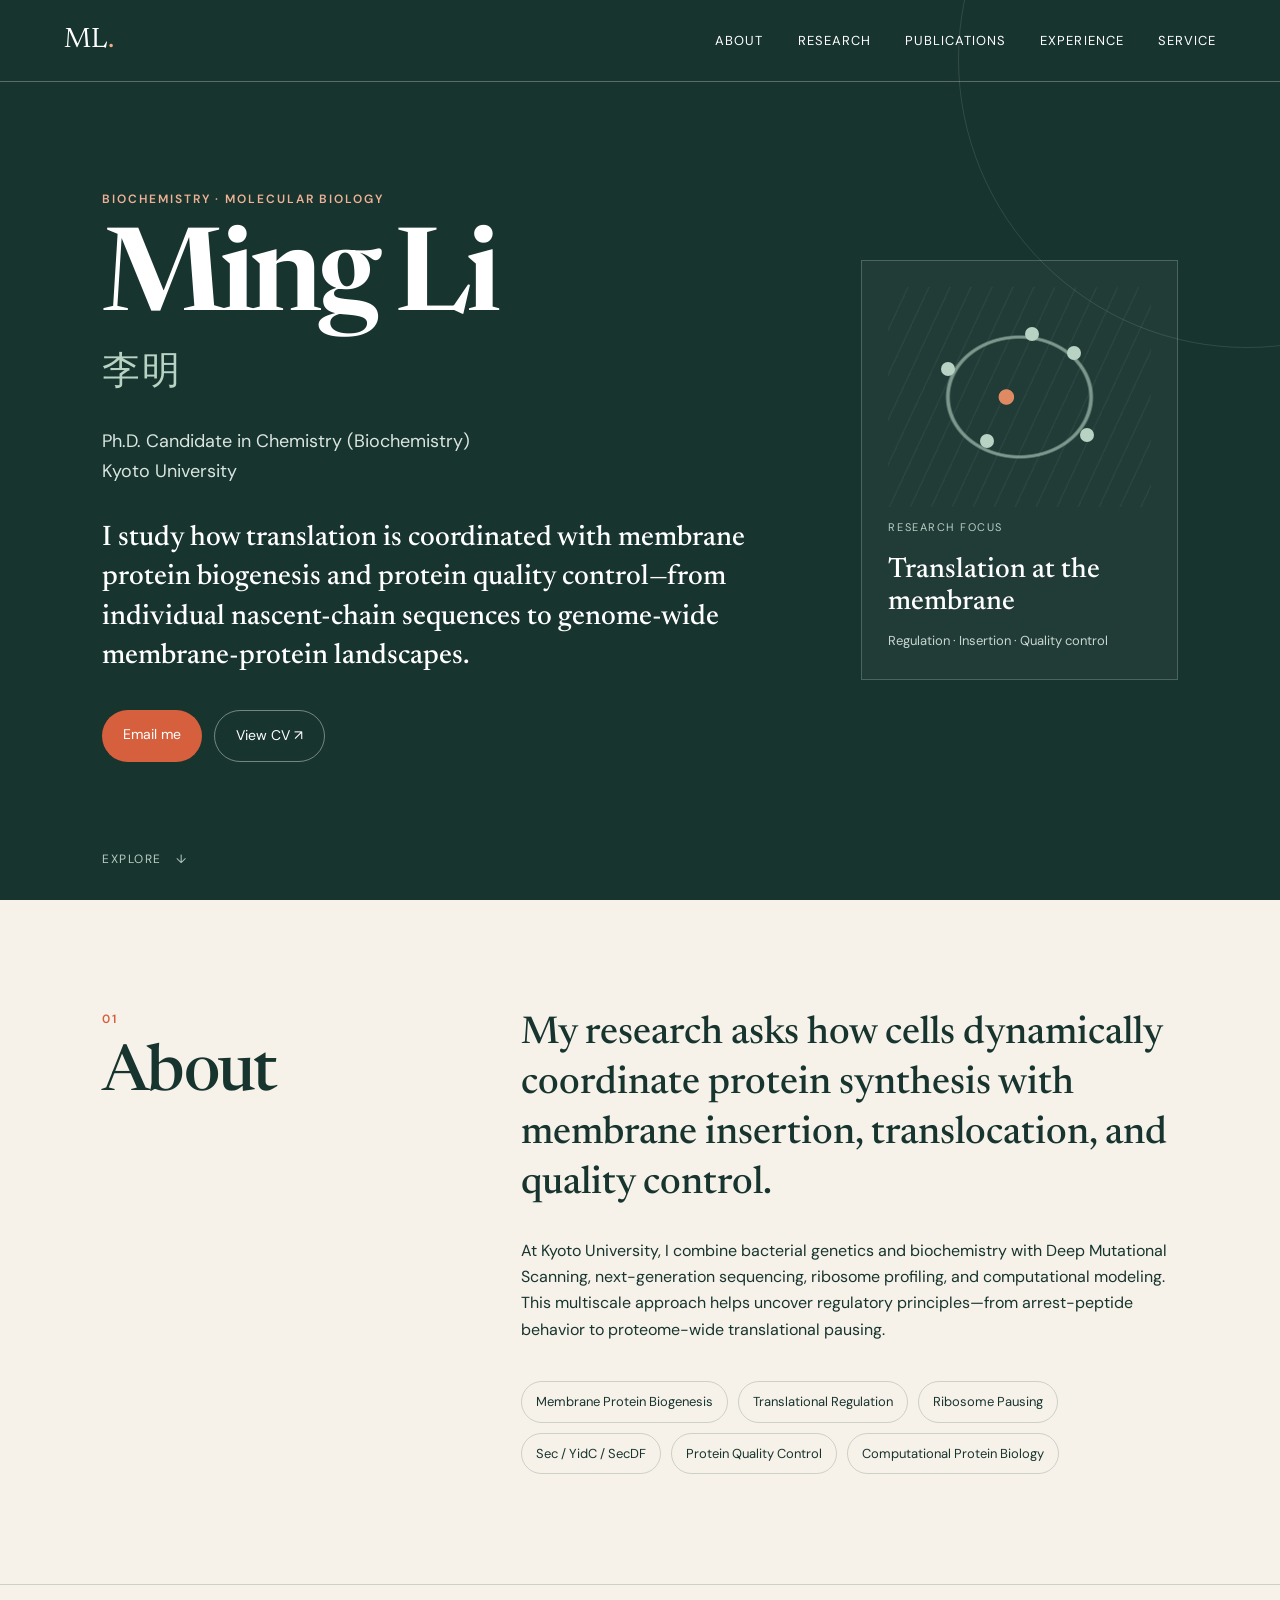
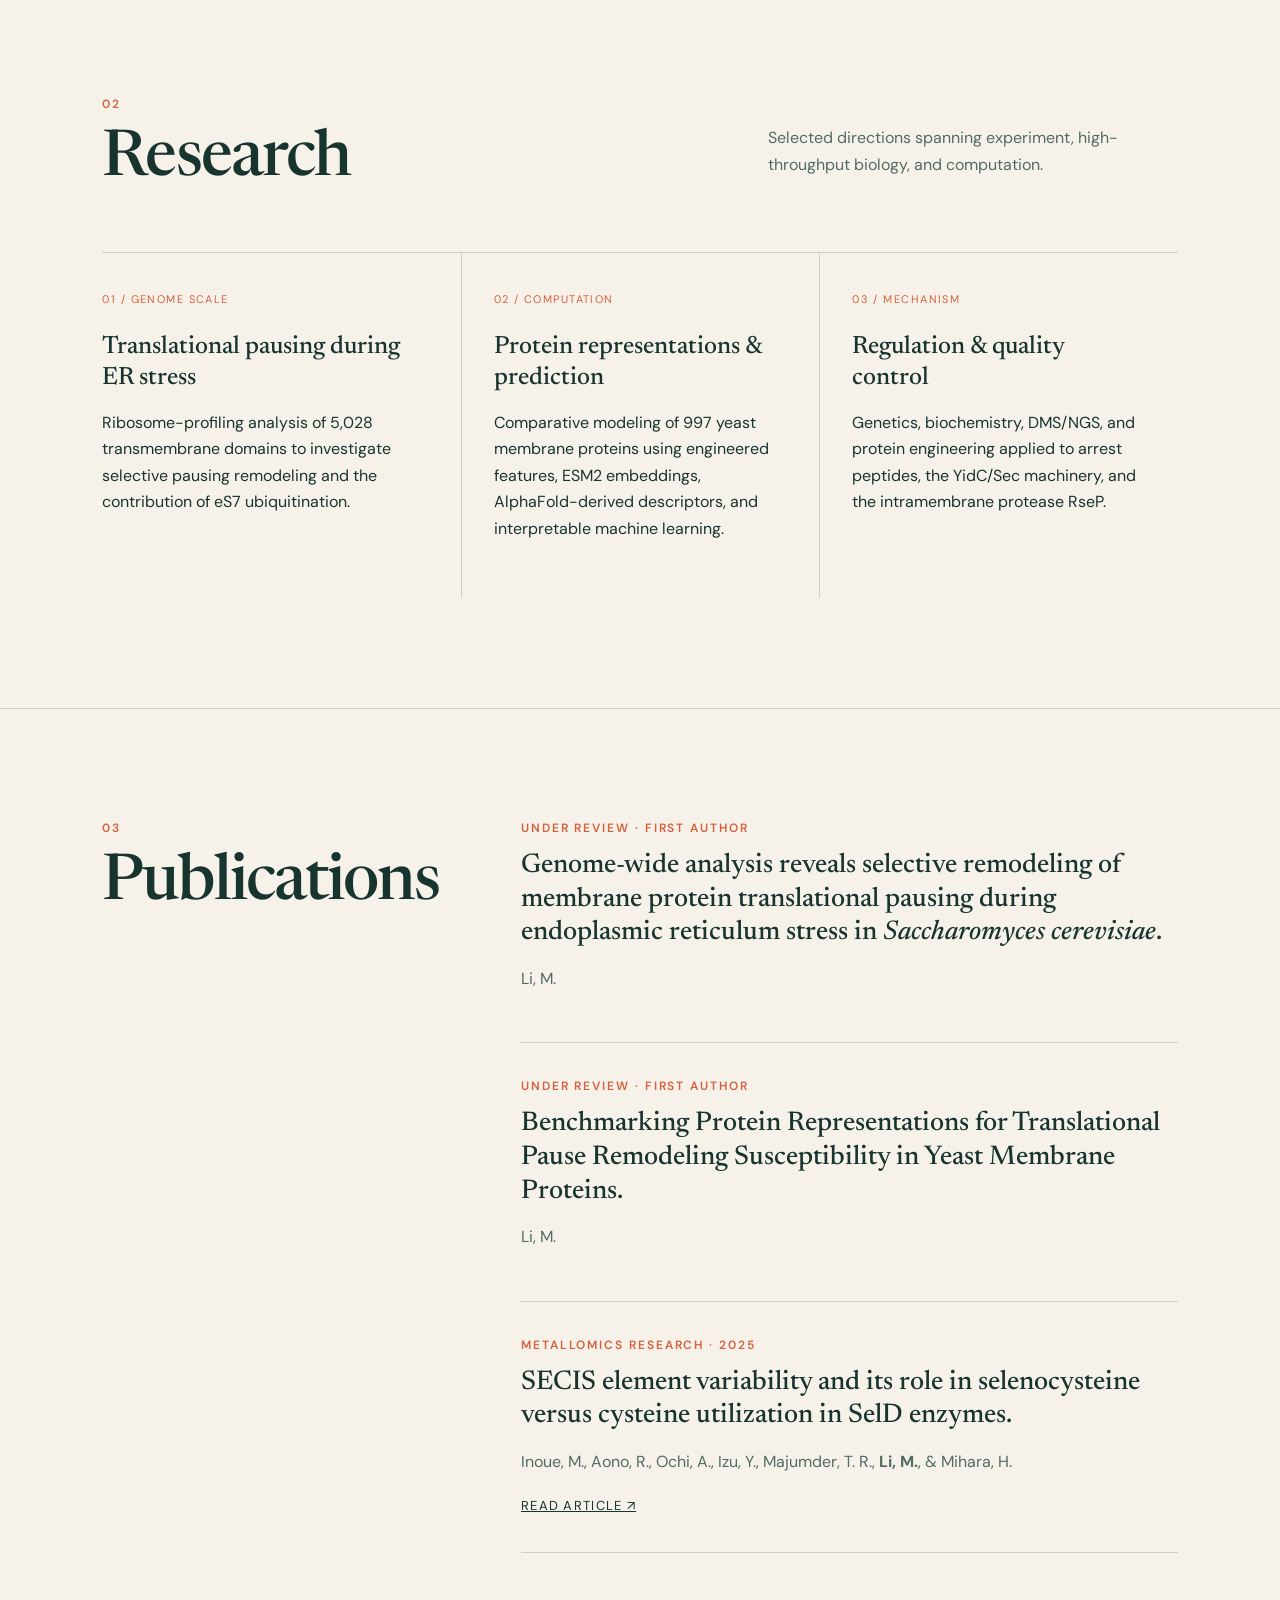
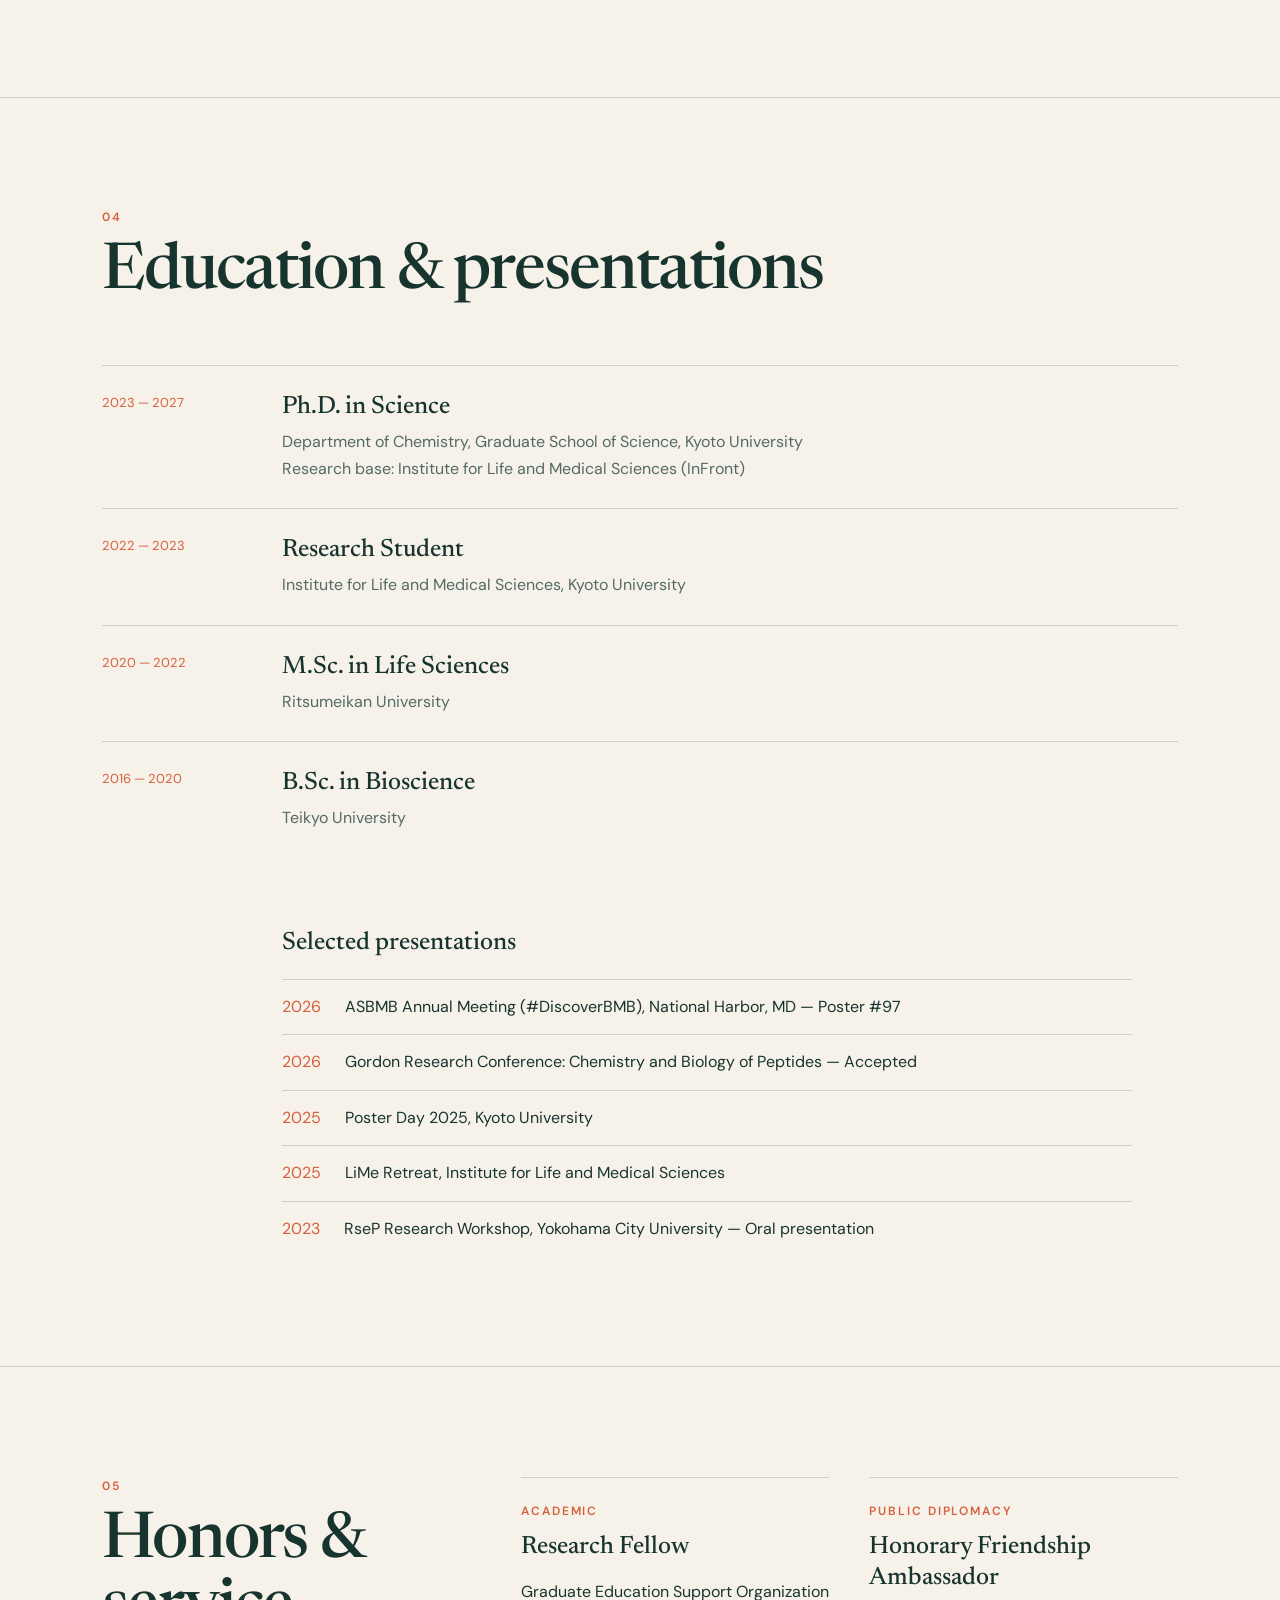
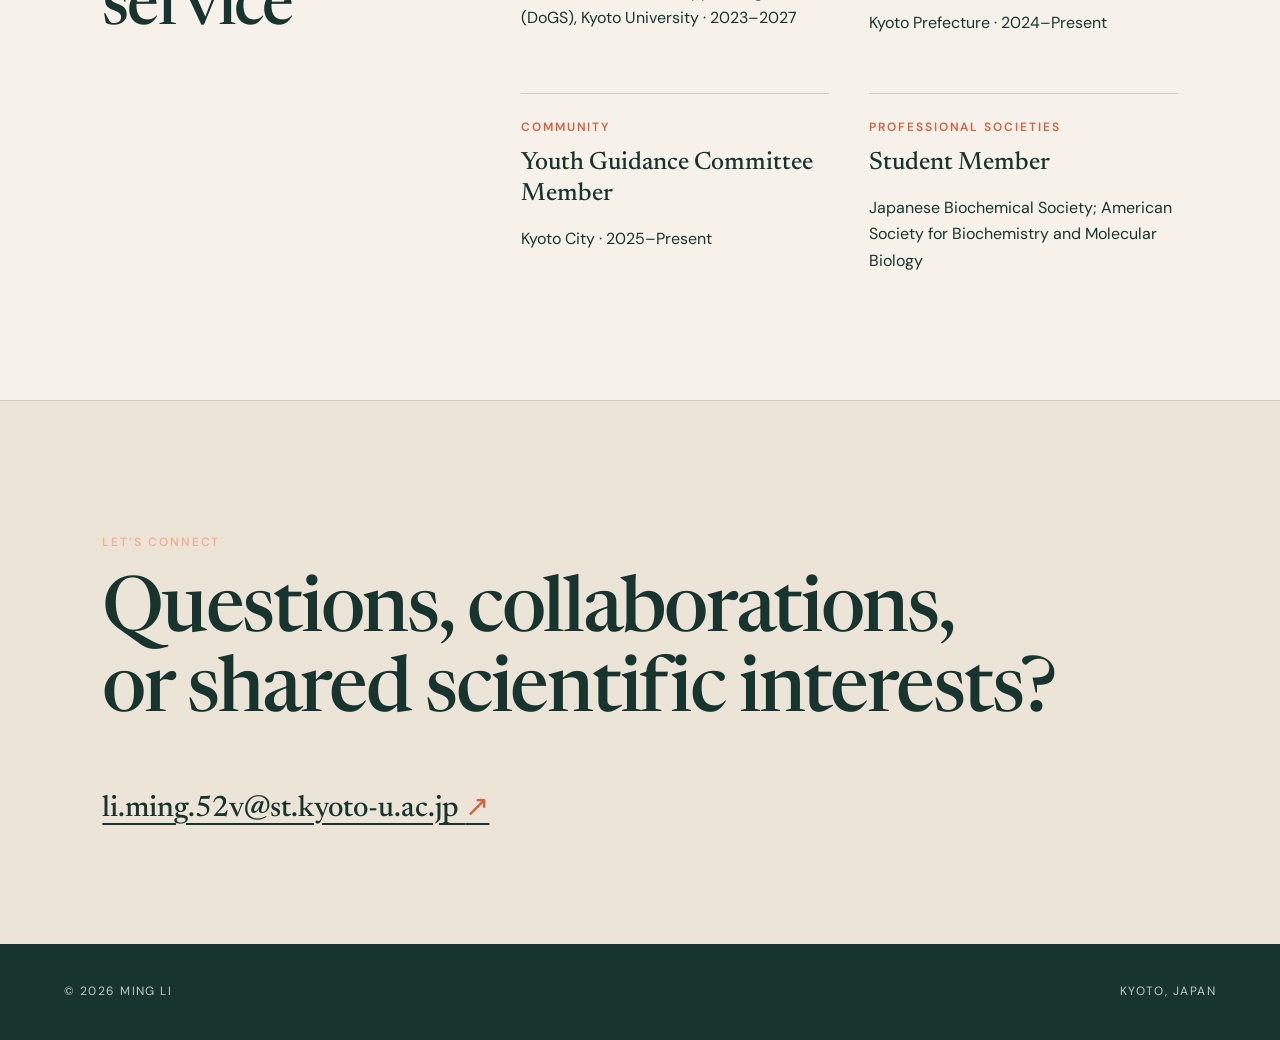
<file: index.html>
<!doctype html>
<html lang="en">
<head>
  <meta charset="utf-8">
  <meta name="viewport" content="width=device-width, initial-scale=1">
  <meta name="description" content="Ming Li — Ph.D. Candidate at Kyoto University studying membrane protein biogenesis, translational regulation, and protein quality control.">
  <meta name="theme-color" content="#f5f1e8">
  <title>Ming Li | Kyoto University</title>
  <link rel="preconnect" href="https://fonts.googleapis.com">
  <link rel="preconnect" href="https://fonts.gstatic.com" crossorigin>
  <link href="https://fonts.googleapis.com/css2?family=DM+Sans:wght@400;500;600&family=Newsreader:opsz,wght@6..72,500;6..72,600&display=swap" rel="stylesheet">
  <link rel="stylesheet" href="styles.css">
</head>
<body>
  <header class="site-header">
    <a class="wordmark" href="#top" aria-label="Back to top">ML<span>.</span></a>
    <button class="menu-button" type="button" aria-expanded="false" aria-controls="site-nav">Menu</button>
    <nav id="site-nav" aria-label="Main navigation">
      <a href="#about">About</a><a href="#research">Research</a><a href="#publications">Publications</a><a href="#experience">Experience</a><a href="#service">Service</a>
    </nav>
  </header>

  <main id="top">
    <section class="hero" aria-labelledby="hero-title">
      <div class="hero-copy">
        <p class="eyebrow">Biochemistry · Molecular Biology</p>
        <h1 id="hero-title">Ming Li <span>李明</span></h1>
        <p class="role">Ph.D. Candidate in Chemistry (Biochemistry)<br>Kyoto University</p>
        <p class="lede">I study how translation is coordinated with membrane protein biogenesis and protein quality control—from individual nascent-chain sequences to genome-wide membrane-protein landscapes.</p>
        <div class="actions">
          <a class="button primary" href="mailto:li.ming.52v@st.kyoto-u.ac.jp">Email me</a>
          <a class="button secondary" href="https://sites.google.com/view/liming52v/cv" target="_blank" rel="noreferrer">View CV <span aria-hidden="true">↗</span></a>
        </div>
      </div>
      <aside class="focus-card" aria-label="Research focus">
        <div class="cell-art" aria-hidden="true"><i></i><i></i><i></i><i></i><i></i></div>
        <p>Research focus</p>
        <strong>Translation at the membrane</strong>
        <span>Regulation · Insertion · Quality control</span>
      </aside>
      <a class="scroll-cue" href="#about">Explore <span>↓</span></a>
    </section>

    <section class="section split" id="about">
      <div><p class="section-number">01</p><h2>About</h2></div>
      <div class="prose">
        <p class="large">My research asks how cells dynamically coordinate protein synthesis with membrane insertion, translocation, and quality control.</p>
        <p>At Kyoto University, I combine bacterial genetics and biochemistry with Deep Mutational Scanning, next-generation sequencing, ribosome profiling, and computational modeling. This multiscale approach helps uncover regulatory principles—from arrest-peptide behavior to proteome-wide translational pausing.</p>
        <div class="interest-list" aria-label="Research interests">
          <span>Membrane Protein Biogenesis</span><span>Translational Regulation</span><span>Ribosome Pausing</span><span>Sec / YidC / SecDF</span><span>Protein Quality Control</span><span>Computational Protein Biology</span>
        </div>
      </div>
    </section>

    <section class="section" id="research">
      <div class="section-heading"><div><p class="section-number">02</p><h2>Research</h2></div><p>Selected directions spanning experiment, high-throughput biology, and computation.</p></div>
      <div class="research-grid">
        <article><span>01 / Genome scale</span><h3>Translational pausing during ER stress</h3><p>Ribosome-profiling analysis of 5,028 transmembrane domains to investigate selective pausing remodeling and the contribution of eS7 ubiquitination.</p></article>
        <article><span>02 / Computation</span><h3>Protein representations & prediction</h3><p>Comparative modeling of 997 yeast membrane proteins using engineered features, ESM2 embeddings, AlphaFold-derived descriptors, and interpretable machine learning.</p></article>
        <article><span>03 / Mechanism</span><h3>Regulation & quality control</h3><p>Genetics, biochemistry, DMS/NGS, and protein engineering applied to arrest peptides, the YidC/Sec machinery, and the intramembrane protease RseP.</p></article>
      </div>
    </section>

    <section class="section split" id="publications">
      <div><p class="section-number">03</p><h2>Publications</h2></div>
      <div class="publication-list">
        <article><p class="status">Under review · First author</p><h3>Genome-wide analysis reveals selective remodeling of membrane protein translational pausing during endoplasmic reticulum stress in <em>Saccharomyces cerevisiae</em>.</h3><p>Li, M.</p></article>
        <article><p class="status">Under review · First author</p><h3>Benchmarking Protein Representations for Translational Pause Remodeling Susceptibility in Yeast Membrane Proteins.</h3><p>Li, M.</p></article>
        <article><p class="status">Metallomics Research · 2025</p><h3>SECIS element variability and its role in selenocysteine versus cysteine utilization in SelD enzymes.</h3><p>Inoue, M., Aono, R., Ochi, A., Izu, Y., Majumder, T. R., <strong>Li, M.</strong>, & Mihara, H.</p><a href="https://www.jstage.jst.go.jp/article/metallomicsresearch/4/3/4_MR202408/_html/-char/en" target="_blank" rel="noreferrer">Read article ↗</a></article>
      </div>
    </section>

    <section class="section" id="experience">
      <div class="section-heading"><div><p class="section-number">04</p><h2>Education & presentations</h2></div></div>
      <div class="timeline">
        <article><time>2023 — 2027</time><div><h3>Ph.D. in Science</h3><p>Department of Chemistry, Graduate School of Science, Kyoto University<br>Research base: Institute for Life and Medical Sciences (InFront)</p></div></article>
        <article><time>2022 — 2023</time><div><h3>Research Student</h3><p>Institute for Life and Medical Sciences, Kyoto University</p></div></article>
        <article><time>2020 — 2022</time><div><h3>M.Sc. in Life Sciences</h3><p>Ritsumeikan University</p></div></article>
        <article><time>2016 — 2020</time><div><h3>B.Sc. in Bioscience</h3><p>Teikyo University</p></div></article>
      </div>
      <div class="presentations">
        <h3>Selected presentations</h3>
        <ul>
          <li><span>2026</span> ASBMB Annual Meeting (#DiscoverBMB), National Harbor, MD — Poster #97</li>
          <li><span>2026</span> Gordon Research Conference: Chemistry and Biology of Peptides — Accepted</li>
          <li><span>2025</span> Poster Day 2025, Kyoto University</li>
          <li><span>2025</span> LiMe Retreat, Institute for Life and Medical Sciences</li>
          <li><span>2023</span> RseP Research Workshop, Yokohama City University — Oral presentation</li>
        </ul>
      </div>
    </section>

    <section class="section split" id="service">
      <div><p class="section-number">05</p><h2>Honors & service</h2></div>
      <div>
        <div class="service-grid">
          <article><p class="status">Academic</p><h3>Research Fellow</h3><p>Graduate Education Support Organization (DoGS), Kyoto University · 2023–2027</p></article>
          <article><p class="status">Public diplomacy</p><h3>Honorary Friendship Ambassador</h3><p>Kyoto Prefecture · 2024–Present</p></article>
          <article><p class="status">Community</p><h3>Youth Guidance Committee Member</h3><p>Kyoto City · 2025–Present</p></article>
          <article><p class="status">Professional societies</p><h3>Student Member</h3><p>Japanese Biochemical Society; American Society for Biochemistry and Molecular Biology</p></article>
        </div>
      </div>
    </section>

    <section class="contact">
      <p class="eyebrow">Let’s connect</p>
      <h2>Questions, collaborations,<br>or shared scientific interests?</h2>
      <a href="mailto:li.ming.52v@st.kyoto-u.ac.jp">li.ming.52v@st.kyoto-u.ac.jp <span>↗</span></a>
    </section>
  </main>
  <footer><p>© <span id="year"></span> Ming Li</p><p>Kyoto, Japan</p></footer>
  <script src="script.js"></script>
</body>
</html>
</file>
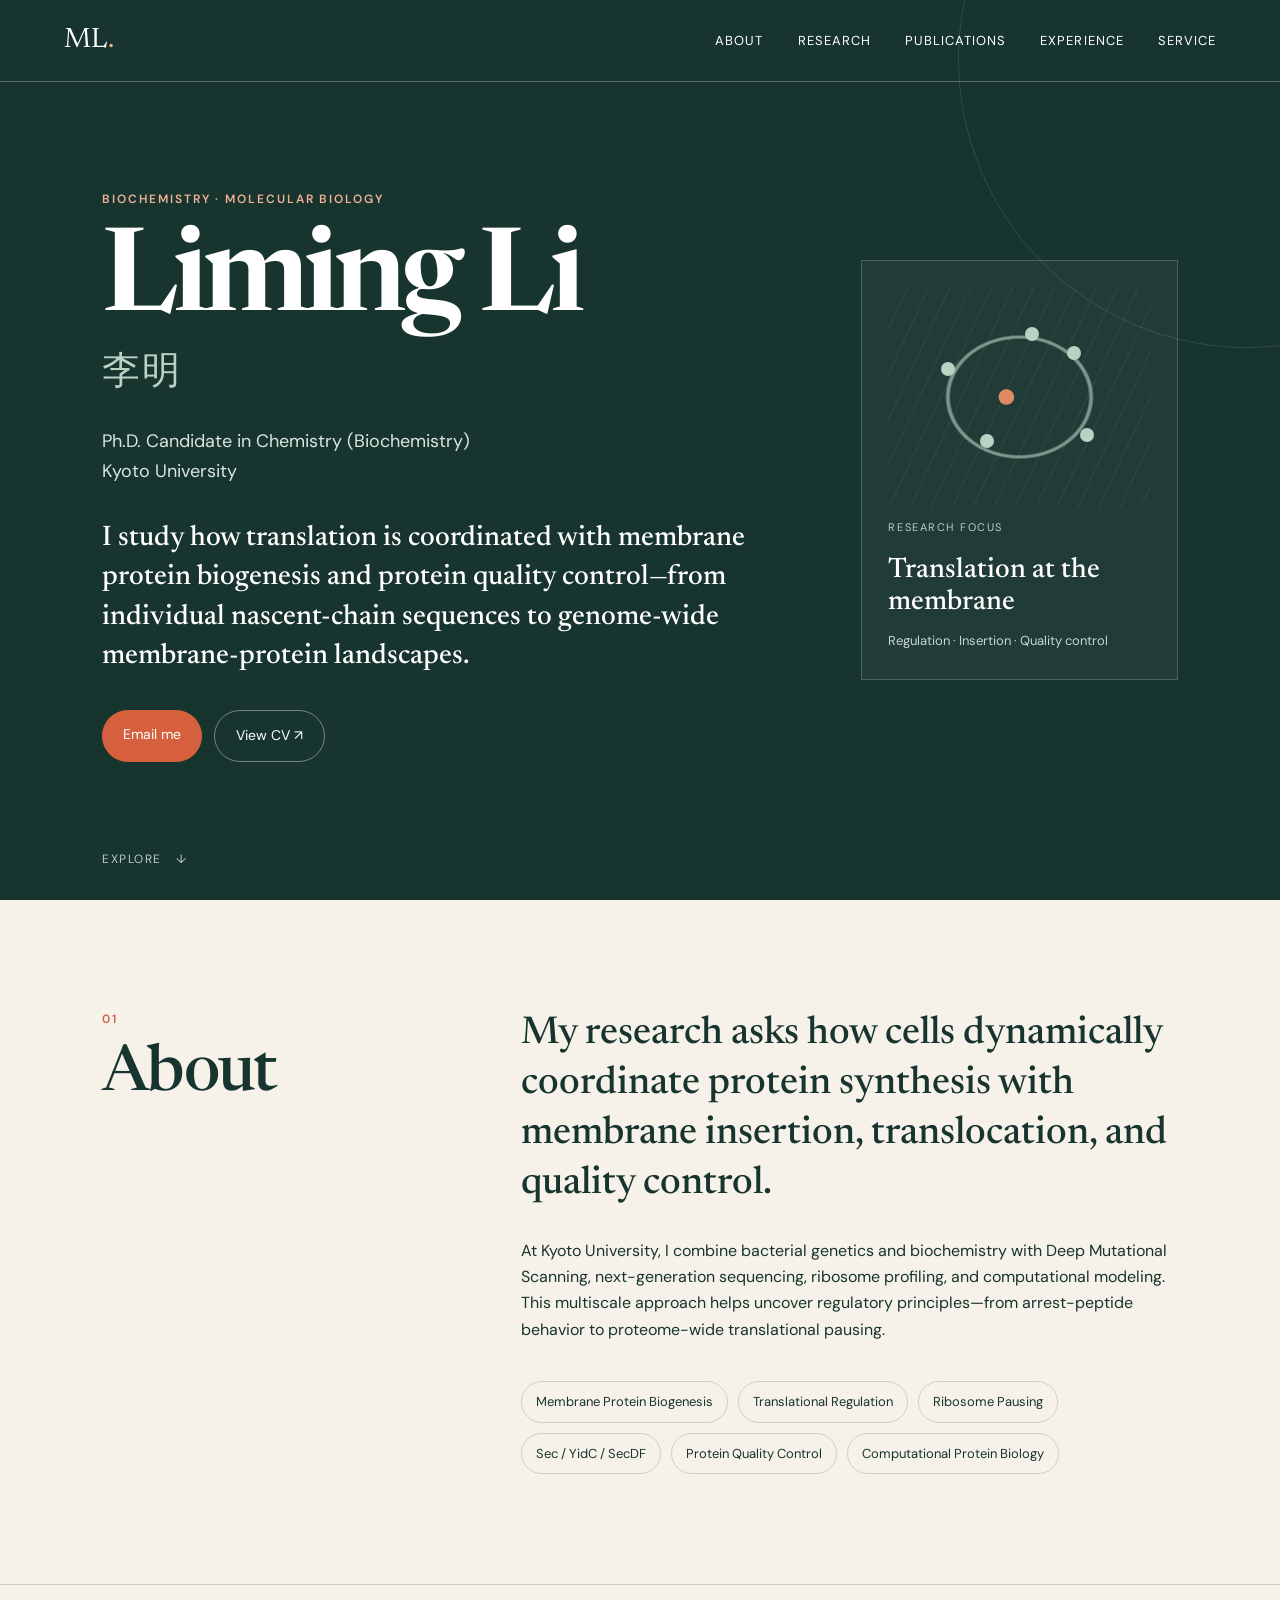
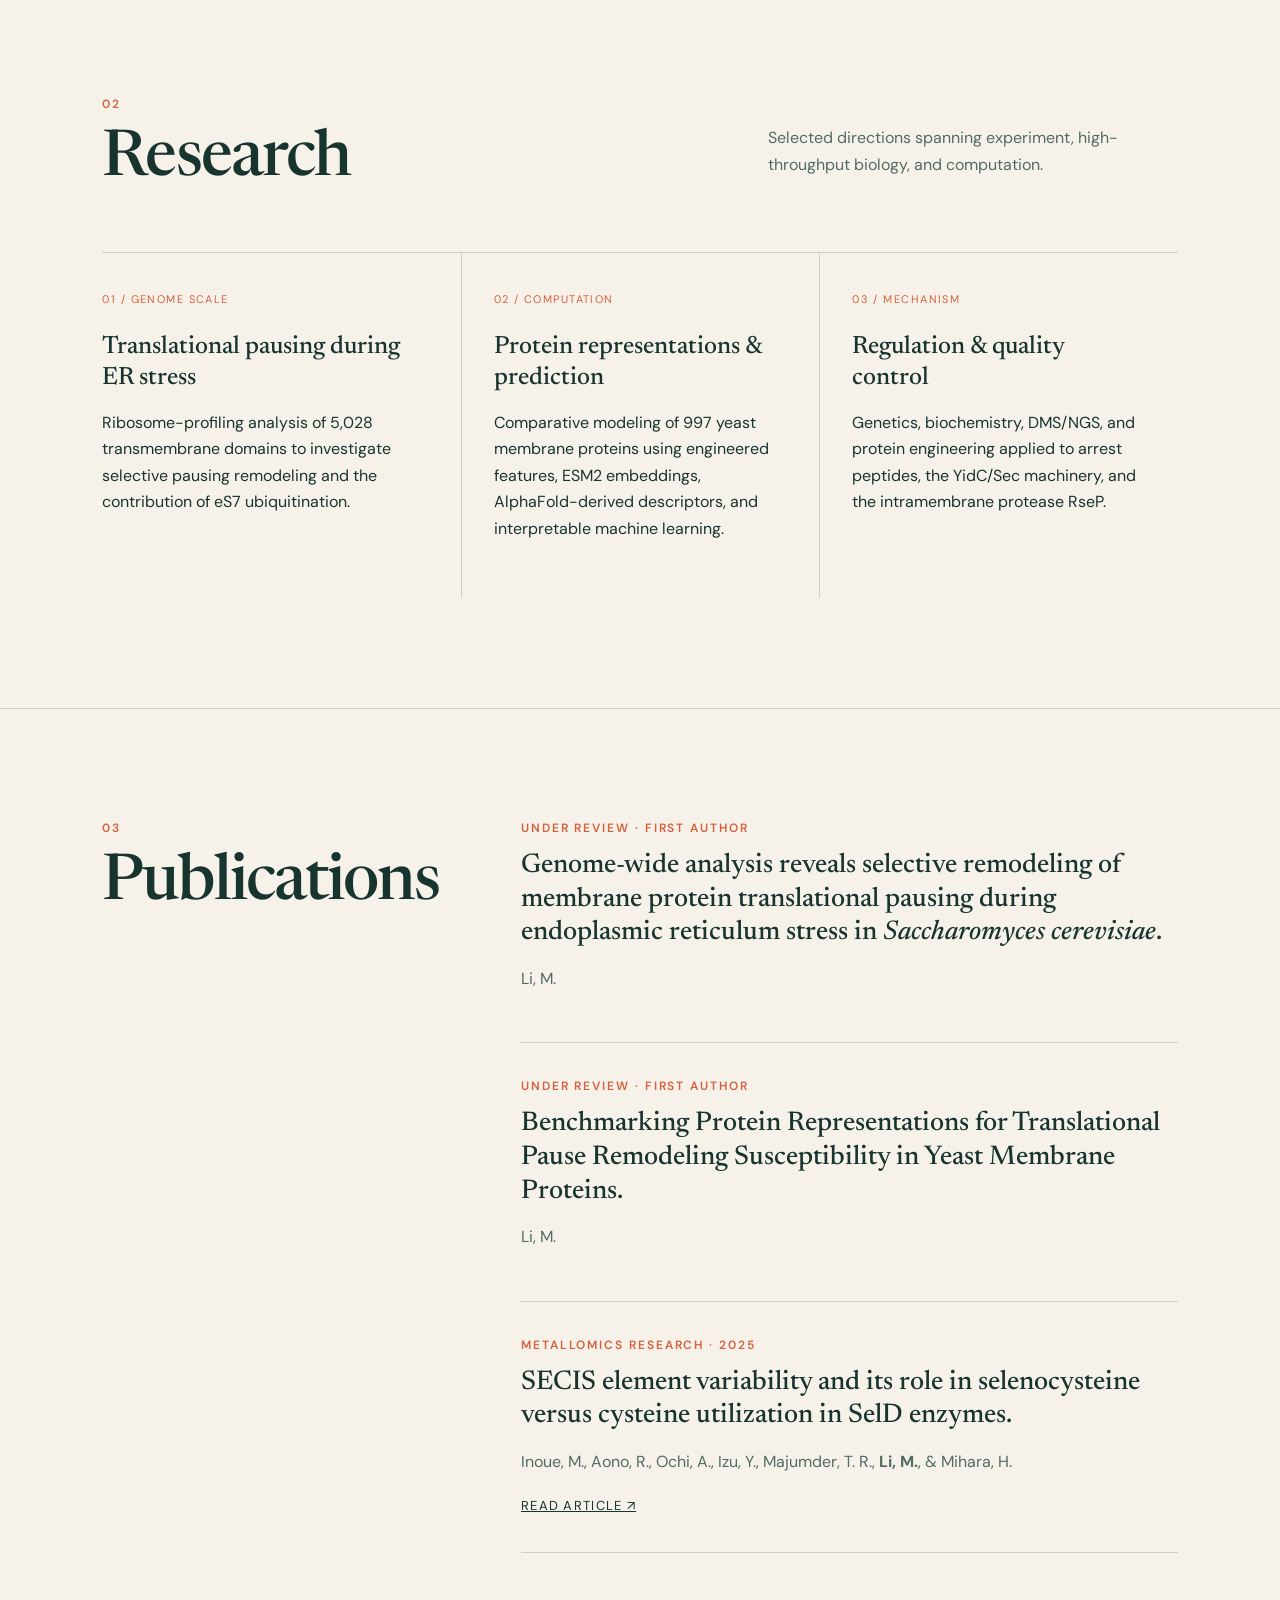
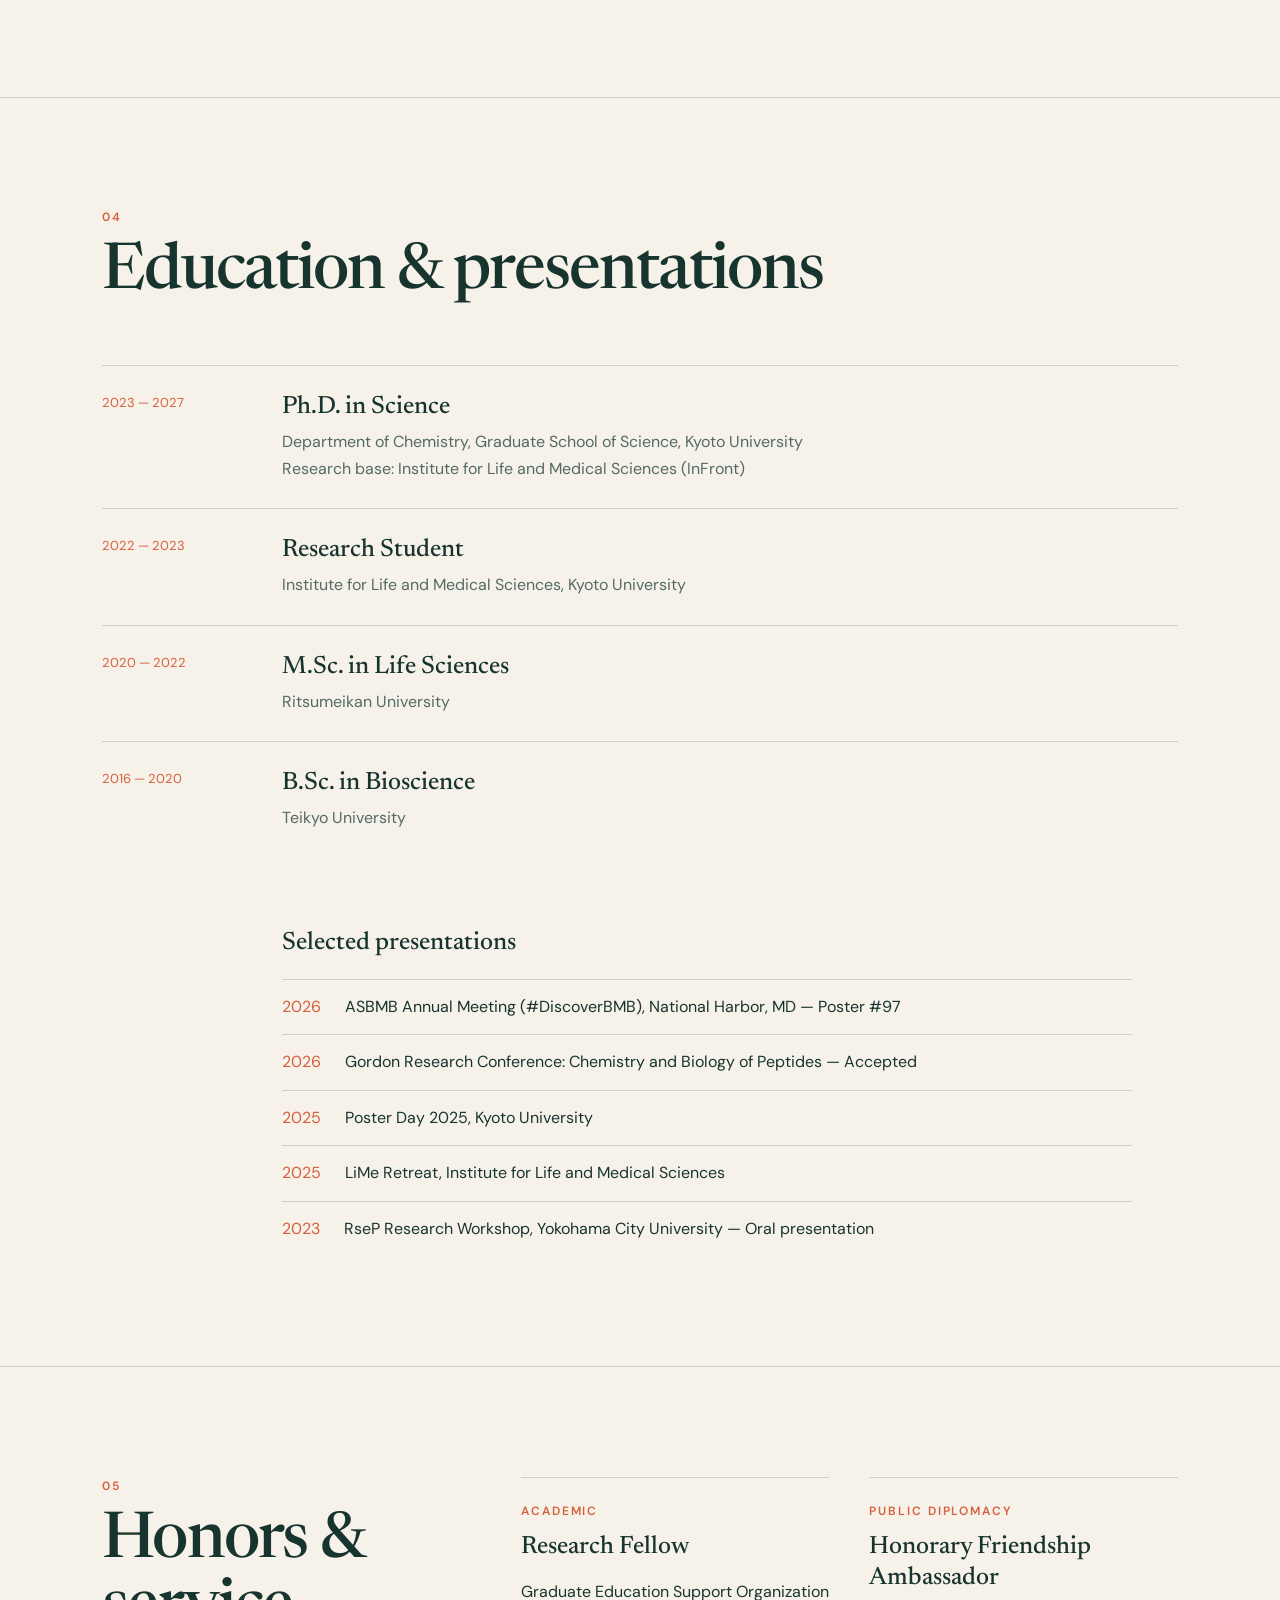
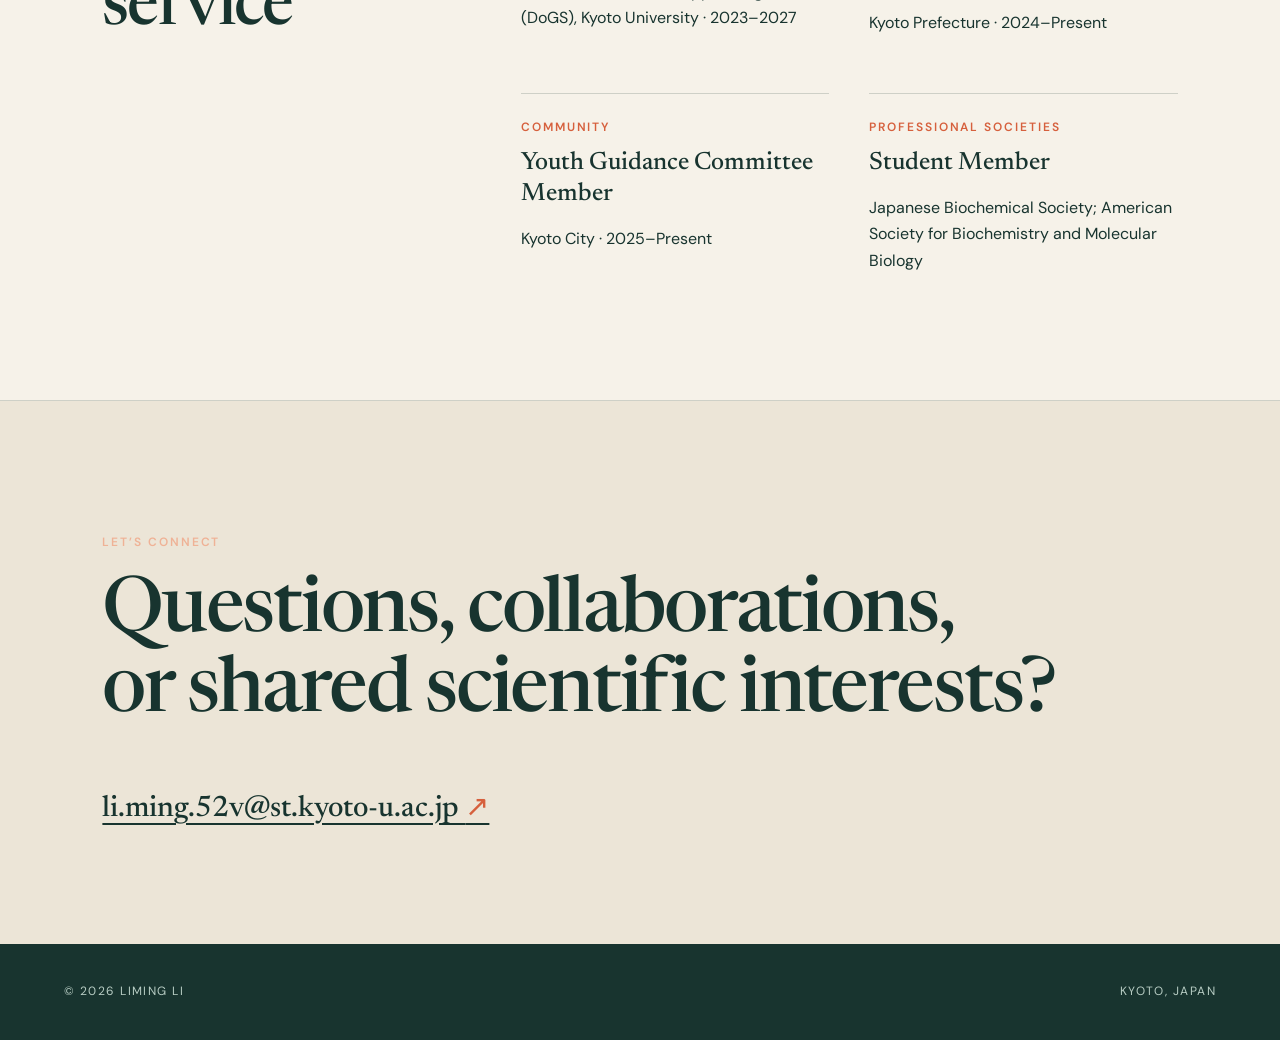
<file: github-academic-homepage/index.html>
<!doctype html>
<html lang="en">
<head>
  <meta charset="utf-8">
  <meta name="viewport" content="width=device-width, initial-scale=1">
  <meta name="description" content="Liming Li — Ph.D. Candidate at Kyoto University studying membrane protein biogenesis, translational regulation, and protein quality control.">
  <meta name="theme-color" content="#f5f1e8">
  <title>Liming Li | Kyoto University</title>
  <link rel="preconnect" href="https://fonts.googleapis.com">
  <link rel="preconnect" href="https://fonts.gstatic.com" crossorigin>
  <link href="https://fonts.googleapis.com/css2?family=DM+Sans:wght@400;500;600&family=Newsreader:opsz,wght@6..72,500;6..72,600&display=swap" rel="stylesheet">
  <link rel="stylesheet" href="styles.css">
</head>
<body>
  <header class="site-header">
    <a class="wordmark" href="#top" aria-label="Back to top">ML<span>.</span></a>
    <button class="menu-button" type="button" aria-expanded="false" aria-controls="site-nav">Menu</button>
    <nav id="site-nav" aria-label="Main navigation">
      <a href="#about">About</a><a href="#research">Research</a><a href="#publications">Publications</a><a href="#experience">Experience</a><a href="#service">Service</a>
    </nav>
  </header>

  <main id="top">
    <section class="hero" aria-labelledby="hero-title">
      <div class="hero-copy">
        <p class="eyebrow">Biochemistry · Molecular Biology</p>
        <h1 id="hero-title">Liming Li <span>李明</span></h1>
        <p class="role">Ph.D. Candidate in Chemistry (Biochemistry)<br>Kyoto University</p>
        <p class="lede">I study how translation is coordinated with membrane protein biogenesis and protein quality control—from individual nascent-chain sequences to genome-wide membrane-protein landscapes.</p>
        <div class="actions">
          <a class="button primary" href="mailto:li.ming.52v@st.kyoto-u.ac.jp">Email me</a>
          <a class="button secondary" href="https://drive.google.com/file/d/143fRgBbAKWBJc-t18aIEVUpa21ieFqQ5/view" target="_blank" rel="noreferrer">View CV <span aria-hidden="true">↗</span></a>
        </div>
      </div>
      <aside class="focus-card" aria-label="Research focus">
        <div class="cell-art" aria-hidden="true"><i></i><i></i><i></i><i></i><i></i></div>
        <p>Research focus</p>
        <strong>Translation at the membrane</strong>
        <span>Regulation · Insertion · Quality control</span>
      </aside>
      <a class="scroll-cue" href="#about">Explore <span>↓</span></a>
    </section>

    <section class="section split" id="about">
      <div><p class="section-number">01</p><h2>About</h2></div>
      <div class="prose">
        <p class="large">My research asks how cells dynamically coordinate protein synthesis with membrane insertion, translocation, and quality control.</p>
        <p>At Kyoto University, I combine bacterial genetics and biochemistry with Deep Mutational Scanning, next-generation sequencing, ribosome profiling, and computational modeling. This multiscale approach helps uncover regulatory principles—from arrest-peptide behavior to proteome-wide translational pausing.</p>
        <div class="interest-list" aria-label="Research interests">
          <span>Membrane Protein Biogenesis</span><span>Translational Regulation</span><span>Ribosome Pausing</span><span>Sec / YidC / SecDF</span><span>Protein Quality Control</span><span>Computational Protein Biology</span>
        </div>
      </div>
    </section>

    <section class="section" id="research">
      <div class="section-heading"><div><p class="section-number">02</p><h2>Research</h2></div><p>Selected directions spanning experiment, high-throughput biology, and computation.</p></div>
      <div class="research-grid">
        <article><span>01 / Genome scale</span><h3>Translational pausing during ER stress</h3><p>Ribosome-profiling analysis of 5,028 transmembrane domains to investigate selective pausing remodeling and the contribution of eS7 ubiquitination.</p></article>
        <article><span>02 / Computation</span><h3>Protein representations & prediction</h3><p>Comparative modeling of 997 yeast membrane proteins using engineered features, ESM2 embeddings, AlphaFold-derived descriptors, and interpretable machine learning.</p></article>
        <article><span>03 / Mechanism</span><h3>Regulation & quality control</h3><p>Genetics, biochemistry, DMS/NGS, and protein engineering applied to arrest peptides, the YidC/Sec machinery, and the intramembrane protease RseP.</p></article>
      </div>
    </section>

    <section class="section split" id="publications">
      <div><p class="section-number">03</p><h2>Publications</h2></div>
      <div class="publication-list">
        <article><p class="status">Under review · First author</p><h3>Genome-wide analysis reveals selective remodeling of membrane protein translational pausing during endoplasmic reticulum stress in <em>Saccharomyces cerevisiae</em>.</h3><p>Li, M.</p></article>
        <article><p class="status">Under review · First author</p><h3>Benchmarking Protein Representations for Translational Pause Remodeling Susceptibility in Yeast Membrane Proteins.</h3><p>Li, M.</p></article>
        <article><p class="status">Metallomics Research · 2025</p><h3>SECIS element variability and its role in selenocysteine versus cysteine utilization in SelD enzymes.</h3><p>Inoue, M., Aono, R., Ochi, A., Izu, Y., Majumder, T. R., <strong>Li, M.</strong>, & Mihara, H.</p><a href="https://www.jstage.jst.go.jp/article/metallomicsresearch/4/3/4_MR202408/_html/-char/en" target="_blank" rel="noreferrer">Read article ↗</a></article>
      </div>
    </section>

    <section class="section" id="experience">
      <div class="section-heading"><div><p class="section-number">04</p><h2>Education & presentations</h2></div></div>
      <div class="timeline">
        <article><time>2023 — 2027</time><div><h3>Ph.D. in Science</h3><p>Department of Chemistry, Graduate School of Science, Kyoto University<br>Research base: Institute for Life and Medical Sciences (InFront)</p></div></article>
        <article><time>2022 — 2023</time><div><h3>Research Student</h3><p>Institute for Life and Medical Sciences, Kyoto University</p></div></article>
        <article><time>2020 — 2022</time><div><h3>M.Sc. in Life Sciences</h3><p>Ritsumeikan University</p></div></article>
        <article><time>2016 — 2020</time><div><h3>B.Sc. in Bioscience</h3><p>Teikyo University</p></div></article>
      </div>
      <div class="presentations">
        <h3>Selected presentations</h3>
        <ul>
          <li><span>2026</span> ASBMB Annual Meeting (#DiscoverBMB), National Harbor, MD — Poster #97</li>
          <li><span>2026</span> Gordon Research Conference: Chemistry and Biology of Peptides — Accepted</li>
          <li><span>2025</span> Poster Day 2025, Kyoto University</li>
          <li><span>2025</span> LiMe Retreat, Institute for Life and Medical Sciences</li>
          <li><span>2023</span> RseP Research Workshop, Yokohama City University — Oral presentation</li>
        </ul>
      </div>
    </section>

    <section class="section split" id="service">
      <div><p class="section-number">05</p><h2>Honors & service</h2></div>
      <div>
        <div class="service-grid">
          <article><p class="status">Academic</p><h3>Research Fellow</h3><p>Graduate Education Support Organization (DoGS), Kyoto University · 2023–2027</p></article>
          <article><p class="status">Public diplomacy</p><h3>Honorary Friendship Ambassador</h3><p>Kyoto Prefecture · 2024–Present</p></article>
          <article><p class="status">Community</p><h3>Youth Guidance Committee Member</h3><p>Kyoto City · 2025–Present</p></article>
          <article><p class="status">Professional societies</p><h3>Student Member</h3><p>Japanese Biochemical Society; American Society for Biochemistry and Molecular Biology</p></article>
        </div>
      </div>
    </section>

    <section class="contact">
      <p class="eyebrow">Let’s connect</p>
      <h2>Questions, collaborations,<br>or shared scientific interests?</h2>
      <a href="mailto:li.ming.52v@st.kyoto-u.ac.jp">li.ming.52v@st.kyoto-u.ac.jp <span>↗</span></a>
    </section>
  </main>
  <footer><p>© <span id="year"></span> Liming Li</p><p>Kyoto, Japan</p></footer>
  <script src="script.js"></script>
</body>
</html>
</file>
<file: styles.css>
:root{--ink:#18342f;--paper:#f6f2e9;--cream:#ece5d7;--accent:#d6603d;--mint:#b8d3c4;--line:rgba(24,52,47,.18);--sans:"DM Sans",sans-serif;--serif:"Newsreader",serif}*{box-sizing:border-box}html{scroll-behavior:smooth}body{margin:0;background:var(--paper);color:var(--ink);font-family:var(--sans);font-size:16px;line-height:1.65}a{color:inherit}.site-header{height:82px;display:flex;align-items:center;justify-content:space-between;padding:0 clamp(24px,5vw,76px);position:absolute;z-index:10;width:100%;border-bottom:1px solid rgba(255,255,255,.28);color:#fff}.wordmark{font-family:var(--serif);font-size:28px;text-decoration:none}.wordmark span{color:#f0ab85}nav{display:flex;gap:34px}nav a{text-decoration:none;font-size:13px;letter-spacing:.08em;text-transform:uppercase}.menu-button{display:none;background:none;border:0;color:inherit;font:inherit}.hero{min-height:760px;height:100vh;max-height:980px;background:var(--ink);color:#fff;display:grid;grid-template-columns:minmax(0,1.35fr) minmax(280px,.65fr);gap:8vw;align-items:center;padding:130px clamp(24px,8vw,130px) 90px;position:relative;overflow:hidden}.hero:after{content:"";position:absolute;width:45vw;height:45vw;border:1px solid rgba(255,255,255,.11);border-radius:50%;right:-20vw;top:-18vw}.eyebrow,.section-number,.status{text-transform:uppercase;letter-spacing:.16em;font-size:12px;font-weight:600}.eyebrow{color:#efb296}.hero h1{font:600 clamp(64px,9vw,132px)/.86 var(--serif);letter-spacing:-.045em;margin:24px 0 30px}.hero h1 span{display:block;font:500 clamp(28px,3vw,44px)/1.2 var(--serif);letter-spacing:.05em;color:var(--mint);margin-top:18px}.role{font-size:18px;color:#dae5df}.lede{max-width:680px;font:500 clamp(22px,2.2vw,31px)/1.4 var(--serif);margin:32px 0}.actions{display:flex;gap:12px;margin-top:34px}.button{padding:13px 21px;border-radius:100px;text-decoration:none;font-size:14px}.primary{background:var(--accent);color:#fff}.secondary{border:1px solid rgba(255,255,255,.4)}.focus-card{border:1px solid rgba(255,255,255,.2);padding:26px;background:rgba(255,255,255,.04);position:relative;z-index:1}.focus-card>p{font-size:11px;letter-spacing:.14em;text-transform:uppercase;color:#b8cdc4}.focus-card strong{display:block;font:500 28px/1.15 var(--serif);margin:18px 0 8px}.focus-card>span{font-size:13px;color:#c8d5d0}.cell-art{height:220px;position:relative;background:radial-gradient(circle at 45% 50%,#e08a63 0 4%,transparent 4.5%),radial-gradient(ellipse at center,transparent 0 37%,rgba(184,211,196,.6) 38% 39%,transparent 40%),repeating-linear-gradient(115deg,transparent 0 17px,rgba(255,255,255,.04) 18px 19px)}.cell-art i{position:absolute;width:14px;height:14px;background:#b8d3c4;border-radius:50%}.cell-art i:nth-child(1){left:20%;top:34%}.cell-art i:nth-child(2){left:35%;top:67%}.cell-art i:nth-child(3){left:68%;top:27%}.cell-art i:nth-child(4){left:73%;top:64%}.cell-art i:nth-child(5){left:52%;top:18%}.scroll-cue{position:absolute;bottom:30px;left:clamp(24px,8vw,130px);font-size:12px;letter-spacing:.12em;text-transform:uppercase;text-decoration:none;color:#b8cdc4}.scroll-cue span{margin-left:10px}.section{padding:110px clamp(24px,8vw,130px);border-bottom:1px solid var(--line)}.split{display:grid;grid-template-columns:minmax(210px,.65fr) minmax(0,1.35fr);gap:8vw}.section-number{color:var(--accent);margin:0 0 12px}.section h2,.contact h2{font:500 clamp(44px,5vw,72px)/1.05 var(--serif);letter-spacing:-.03em;margin:0}.prose{max-width:850px}.prose .large{font:500 clamp(26px,3vw,39px)/1.3 var(--serif);margin:0 0 28px}.interest-list{display:flex;flex-wrap:wrap;gap:10px;margin-top:38px}.interest-list span{border:1px solid var(--line);border-radius:100px;padding:9px 14px;font-size:13px}.section-heading{display:flex;align-items:end;justify-content:space-between;gap:40px;margin-bottom:58px}.section-heading>p{max-width:410px;color:#536a65}.research-grid{display:grid;grid-template-columns:repeat(3,1fr);border-top:1px solid var(--line)}.research-grid article{padding:32px 32px 40px 0}.research-grid article+article{border-left:1px solid var(--line);padding-left:32px}.research-grid span{font-size:11px;letter-spacing:.13em;text-transform:uppercase;color:var(--accent)}h3{font:500 25px/1.25 var(--serif);margin:20px 0 14px}.publication-list article{padding:0 0 34px;margin-bottom:34px;border-bottom:1px solid var(--line)}.publication-list h3{font-size:27px;margin:10px 0}.publication-list article>p:last-of-type{color:#536a65}.publication-list a{font-size:13px;text-transform:uppercase;letter-spacing:.1em}.status{color:var(--accent);margin:0}.timeline{margin-top:55px}.timeline article{display:grid;grid-template-columns:180px 1fr;padding:26px 0;border-top:1px solid var(--line)}.timeline time{font-size:13px;color:var(--accent)}.timeline h3{margin:0 0 6px}.timeline p{margin:0;color:#536a65}.presentations{margin:70px 0 0 180px;max-width:850px}.presentations ul{list-style:none;margin:20px 0 0;padding:0}.presentations li{padding:14px 0;border-top:1px solid var(--line)}.presentations li span{color:var(--accent);margin-right:20px}.service-grid{display:grid;grid-template-columns:1fr 1fr;gap:40px}.service-grid article{border-top:1px solid var(--line);padding-top:24px}.service-grid h3{margin:10px 0}.contact{background:var(--cream);padding:120px clamp(24px,8vw,130px)}.contact h2{font-size:clamp(46px,6vw,84px);max-width:1000px;margin:20px 0 55px}.contact a{font:500 clamp(19px,2.3vw,30px) var(--serif);text-underline-offset:7px}.contact a span{color:var(--accent)}footer{display:flex;justify-content:space-between;padding:26px clamp(24px,5vw,76px);background:var(--ink);color:#b8cdc4;font-size:12px;text-transform:uppercase;letter-spacing:.12em}
@media(max-width:800px){.site-header{height:68px}.menu-button{display:block}.site-header nav{display:none;position:absolute;top:68px;left:0;right:0;background:var(--ink);padding:24px;flex-direction:column;gap:18px}.site-header nav.open{display:flex}.hero{height:auto;min-height:100vh;grid-template-columns:1fr;padding-top:120px}.focus-card{display:none}.hero h1{font-size:64px}.split{grid-template-columns:1fr;gap:46px}.section{padding-top:80px;padding-bottom:80px}.section-heading{display:block}.section-heading>p{margin-top:20px}.research-grid{grid-template-columns:1fr}.research-grid article{padding:28px 0}.research-grid article+article{border-left:0;border-top:1px solid var(--line);padding-left:0}.timeline article{grid-template-columns:1fr;gap:8px}.presentations{margin-left:0}.service-grid{grid-template-columns:1fr}.contact{padding-top:85px;padding-bottom:85px}}
@media(prefers-reduced-motion:reduce){html{scroll-behavior:auto}}
</file>
<file: github-academic-homepage/styles.css>
:root{--ink:#18342f;--paper:#f6f2e9;--cream:#ece5d7;--accent:#d6603d;--mint:#b8d3c4;--line:rgba(24,52,47,.18);--sans:"DM Sans",sans-serif;--serif:"Newsreader",serif}*{box-sizing:border-box}html{scroll-behavior:smooth}body{margin:0;background:var(--paper);color:var(--ink);font-family:var(--sans);font-size:16px;line-height:1.65}a{color:inherit}.site-header{height:82px;display:flex;align-items:center;justify-content:space-between;padding:0 clamp(24px,5vw,76px);position:absolute;z-index:10;width:100%;border-bottom:1px solid rgba(255,255,255,.28);color:#fff}.wordmark{font-family:var(--serif);font-size:28px;text-decoration:none}.wordmark span{color:#f0ab85}nav{display:flex;gap:34px}nav a{text-decoration:none;font-size:13px;letter-spacing:.08em;text-transform:uppercase}.menu-button{display:none;background:none;border:0;color:inherit;font:inherit}.hero{min-height:760px;height:100vh;max-height:980px;background:var(--ink);color:#fff;display:grid;grid-template-columns:minmax(0,1.35fr) minmax(280px,.65fr);gap:8vw;align-items:center;padding:130px clamp(24px,8vw,130px) 90px;position:relative;overflow:hidden}.hero:after{content:"";position:absolute;width:45vw;height:45vw;border:1px solid rgba(255,255,255,.11);border-radius:50%;right:-20vw;top:-18vw}.eyebrow,.section-number,.status{text-transform:uppercase;letter-spacing:.16em;font-size:12px;font-weight:600}.eyebrow{color:#efb296}.hero h1{font:600 clamp(64px,9vw,132px)/.86 var(--serif);letter-spacing:-.045em;margin:24px 0 30px}.hero h1 span{display:block;font:500 clamp(28px,3vw,44px)/1.2 var(--serif);letter-spacing:.05em;color:var(--mint);margin-top:18px}.role{font-size:18px;color:#dae5df}.lede{max-width:680px;font:500 clamp(22px,2.2vw,31px)/1.4 var(--serif);margin:32px 0}.actions{display:flex;gap:12px;margin-top:34px}.button{padding:13px 21px;border-radius:100px;text-decoration:none;font-size:14px}.primary{background:var(--accent);color:#fff}.secondary{border:1px solid rgba(255,255,255,.4)}.focus-card{border:1px solid rgba(255,255,255,.2);padding:26px;background:rgba(255,255,255,.04);position:relative;z-index:1}.focus-card>p{font-size:11px;letter-spacing:.14em;text-transform:uppercase;color:#b8cdc4}.focus-card strong{display:block;font:500 28px/1.15 var(--serif);margin:18px 0 8px}.focus-card>span{font-size:13px;color:#c8d5d0}.cell-art{height:220px;position:relative;background:radial-gradient(circle at 45% 50%,#e08a63 0 4%,transparent 4.5%),radial-gradient(ellipse at center,transparent 0 37%,rgba(184,211,196,.6) 38% 39%,transparent 40%),repeating-linear-gradient(115deg,transparent 0 17px,rgba(255,255,255,.04) 18px 19px)}.cell-art i{position:absolute;width:14px;height:14px;background:#b8d3c4;border-radius:50%}.cell-art i:nth-child(1){left:20%;top:34%}.cell-art i:nth-child(2){left:35%;top:67%}.cell-art i:nth-child(3){left:68%;top:27%}.cell-art i:nth-child(4){left:73%;top:64%}.cell-art i:nth-child(5){left:52%;top:18%}.scroll-cue{position:absolute;bottom:30px;left:clamp(24px,8vw,130px);font-size:12px;letter-spacing:.12em;text-transform:uppercase;text-decoration:none;color:#b8cdc4}.scroll-cue span{margin-left:10px}.section{padding:110px clamp(24px,8vw,130px);border-bottom:1px solid var(--line)}.split{display:grid;grid-template-columns:minmax(210px,.65fr) minmax(0,1.35fr);gap:8vw}.section-number{color:var(--accent);margin:0 0 12px}.section h2,.contact h2{font:500 clamp(44px,5vw,72px)/1.05 var(--serif);letter-spacing:-.03em;margin:0}.prose{max-width:850px}.prose .large{font:500 clamp(26px,3vw,39px)/1.3 var(--serif);margin:0 0 28px}.interest-list{display:flex;flex-wrap:wrap;gap:10px;margin-top:38px}.interest-list span{border:1px solid var(--line);border-radius:100px;padding:9px 14px;font-size:13px}.section-heading{display:flex;align-items:end;justify-content:space-between;gap:40px;margin-bottom:58px}.section-heading>p{max-width:410px;color:#536a65}.research-grid{display:grid;grid-template-columns:repeat(3,1fr);border-top:1px solid var(--line)}.research-grid article{padding:32px 32px 40px 0}.research-grid article+article{border-left:1px solid var(--line);padding-left:32px}.research-grid span{font-size:11px;letter-spacing:.13em;text-transform:uppercase;color:var(--accent)}h3{font:500 25px/1.25 var(--serif);margin:20px 0 14px}.publication-list article{padding:0 0 34px;margin-bottom:34px;border-bottom:1px solid var(--line)}.publication-list h3{font-size:27px;margin:10px 0}.publication-list article>p:last-of-type{color:#536a65}.publication-list a{font-size:13px;text-transform:uppercase;letter-spacing:.1em}.status{color:var(--accent);margin:0}.timeline{margin-top:55px}.timeline article{display:grid;grid-template-columns:180px 1fr;padding:26px 0;border-top:1px solid var(--line)}.timeline time{font-size:13px;color:var(--accent)}.timeline h3{margin:0 0 6px}.timeline p{margin:0;color:#536a65}.presentations{margin:70px 0 0 180px;max-width:850px}.presentations ul{list-style:none;margin:20px 0 0;padding:0}.presentations li{padding:14px 0;border-top:1px solid var(--line)}.presentations li span{color:var(--accent);margin-right:20px}.service-grid{display:grid;grid-template-columns:1fr 1fr;gap:40px}.service-grid article{border-top:1px solid var(--line);padding-top:24px}.service-grid h3{margin:10px 0}.contact{background:var(--cream);padding:120px clamp(24px,8vw,130px)}.contact h2{font-size:clamp(46px,6vw,84px);max-width:1000px;margin:20px 0 55px}.contact a{font:500 clamp(19px,2.3vw,30px) var(--serif);text-underline-offset:7px}.contact a span{color:var(--accent)}footer{display:flex;justify-content:space-between;padding:26px clamp(24px,5vw,76px);background:var(--ink);color:#b8cdc4;font-size:12px;text-transform:uppercase;letter-spacing:.12em}
@media(max-width:800px){.site-header{height:68px}.menu-button{display:block}.site-header nav{display:none;position:absolute;top:68px;left:0;right:0;background:var(--ink);padding:24px;flex-direction:column;gap:18px}.site-header nav.open{display:flex}.hero{height:auto;min-height:100vh;grid-template-columns:1fr;padding-top:120px}.focus-card{display:none}.hero h1{font-size:64px}.split{grid-template-columns:1fr;gap:46px}.section{padding-top:80px;padding-bottom:80px}.section-heading{display:block}.section-heading>p{margin-top:20px}.research-grid{grid-template-columns:1fr}.research-grid article{padding:28px 0}.research-grid article+article{border-left:0;border-top:1px solid var(--line);padding-left:0}.timeline article{grid-template-columns:1fr;gap:8px}.presentations{margin-left:0}.service-grid{grid-template-columns:1fr}.contact{padding-top:85px;padding-bottom:85px}}
@media(prefers-reduced-motion:reduce){html{scroll-behavior:auto}}
</file>
